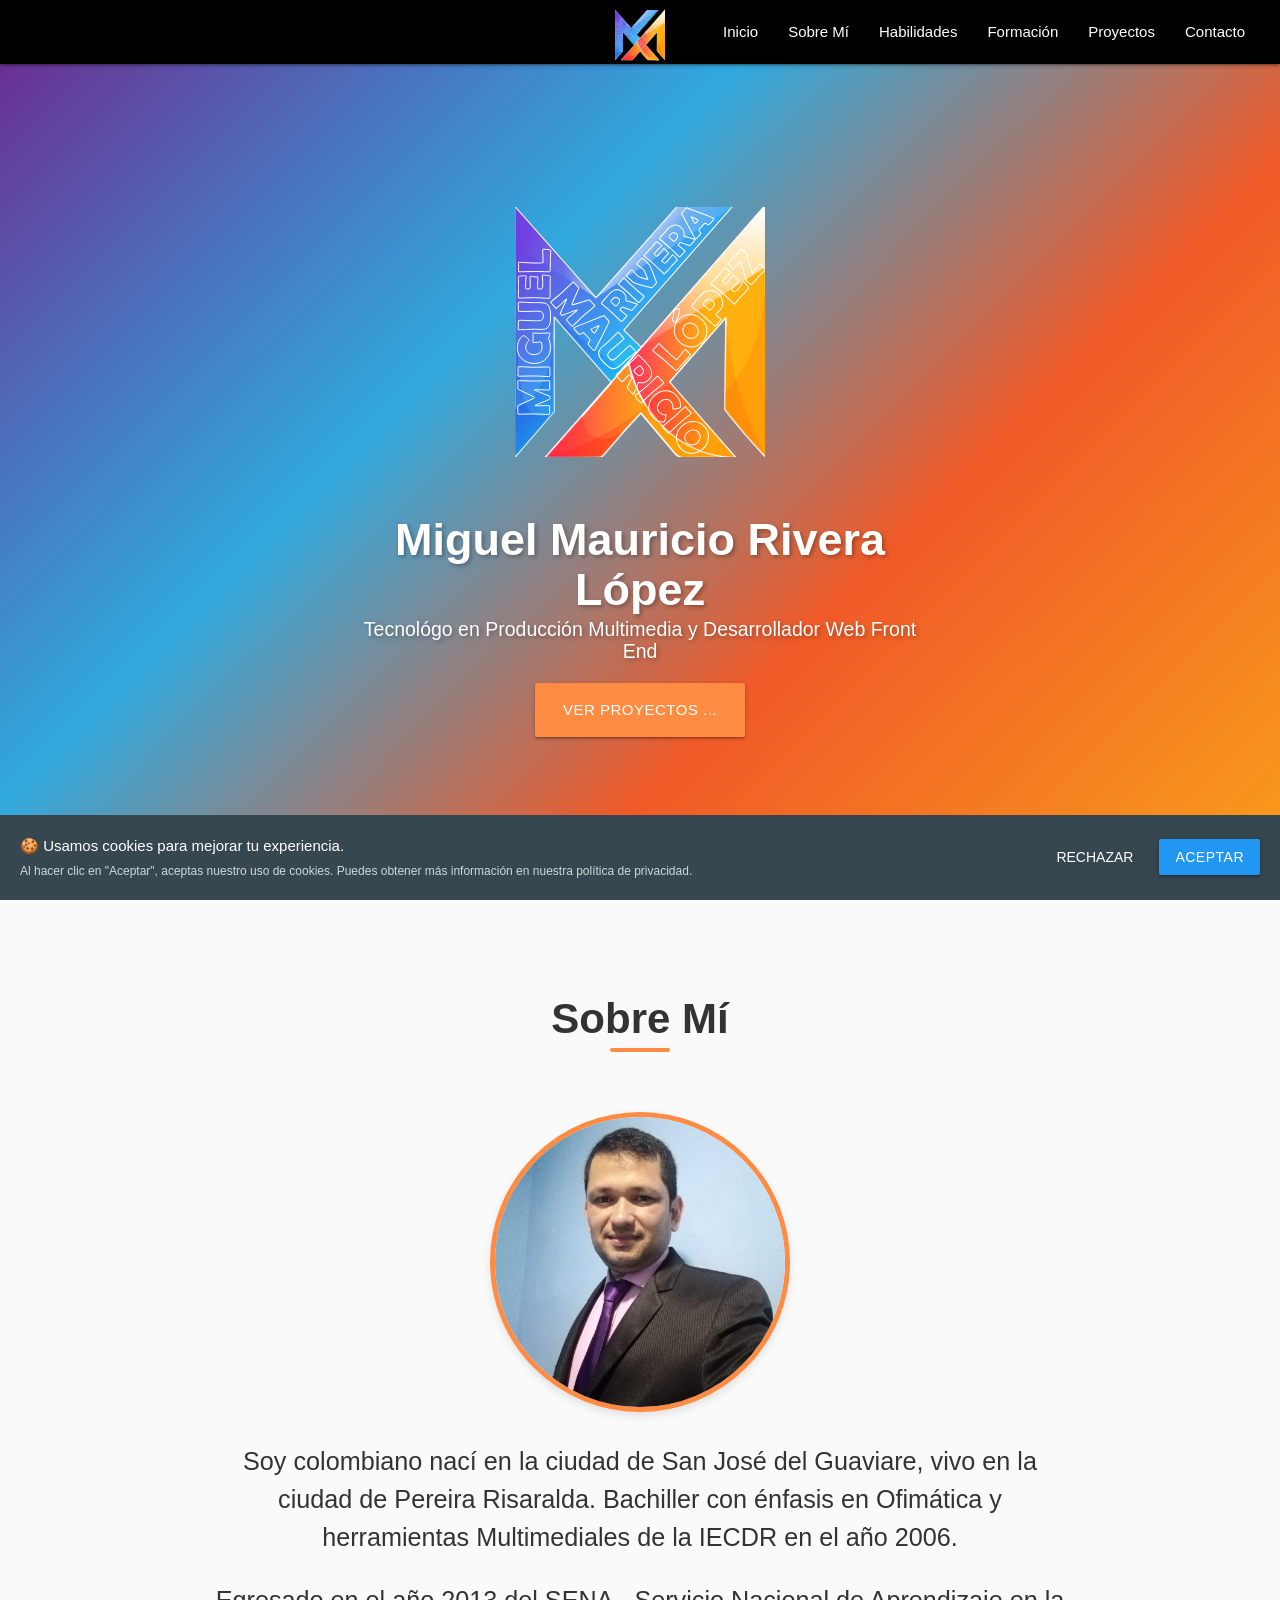
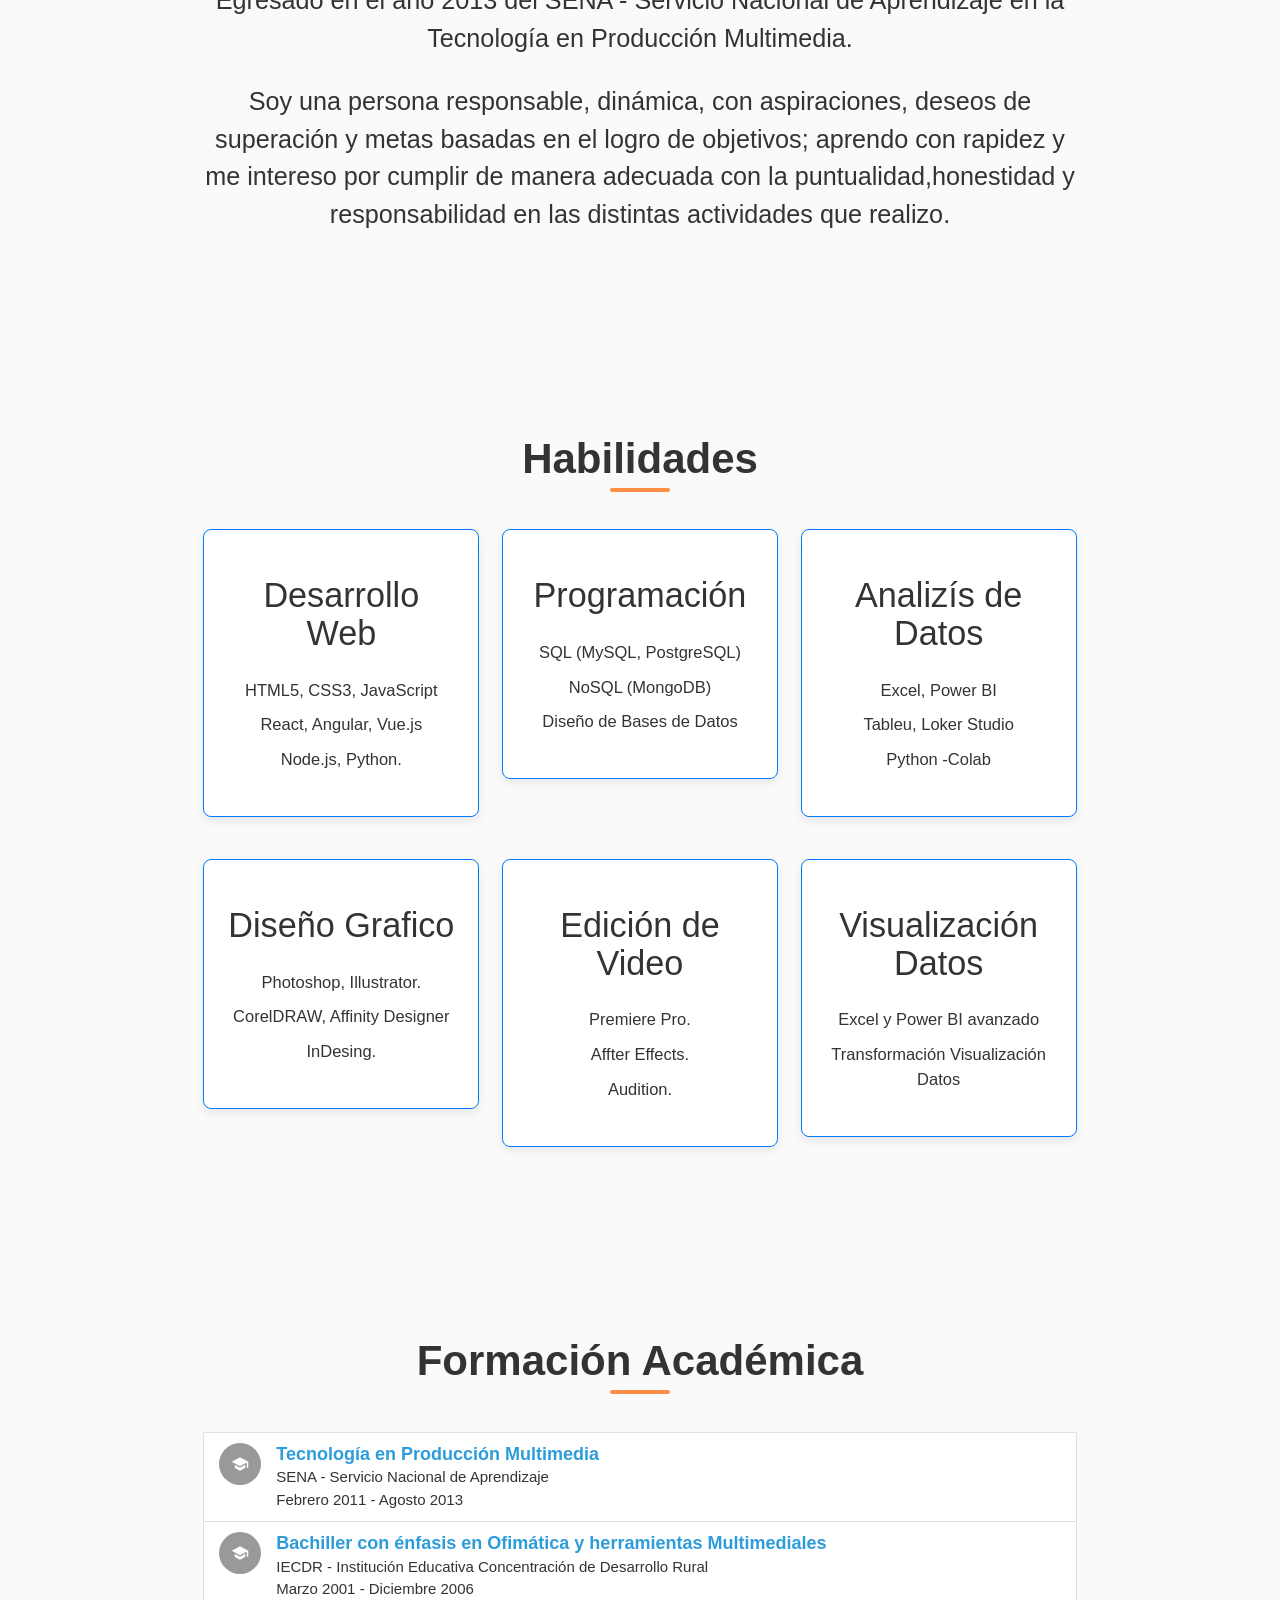
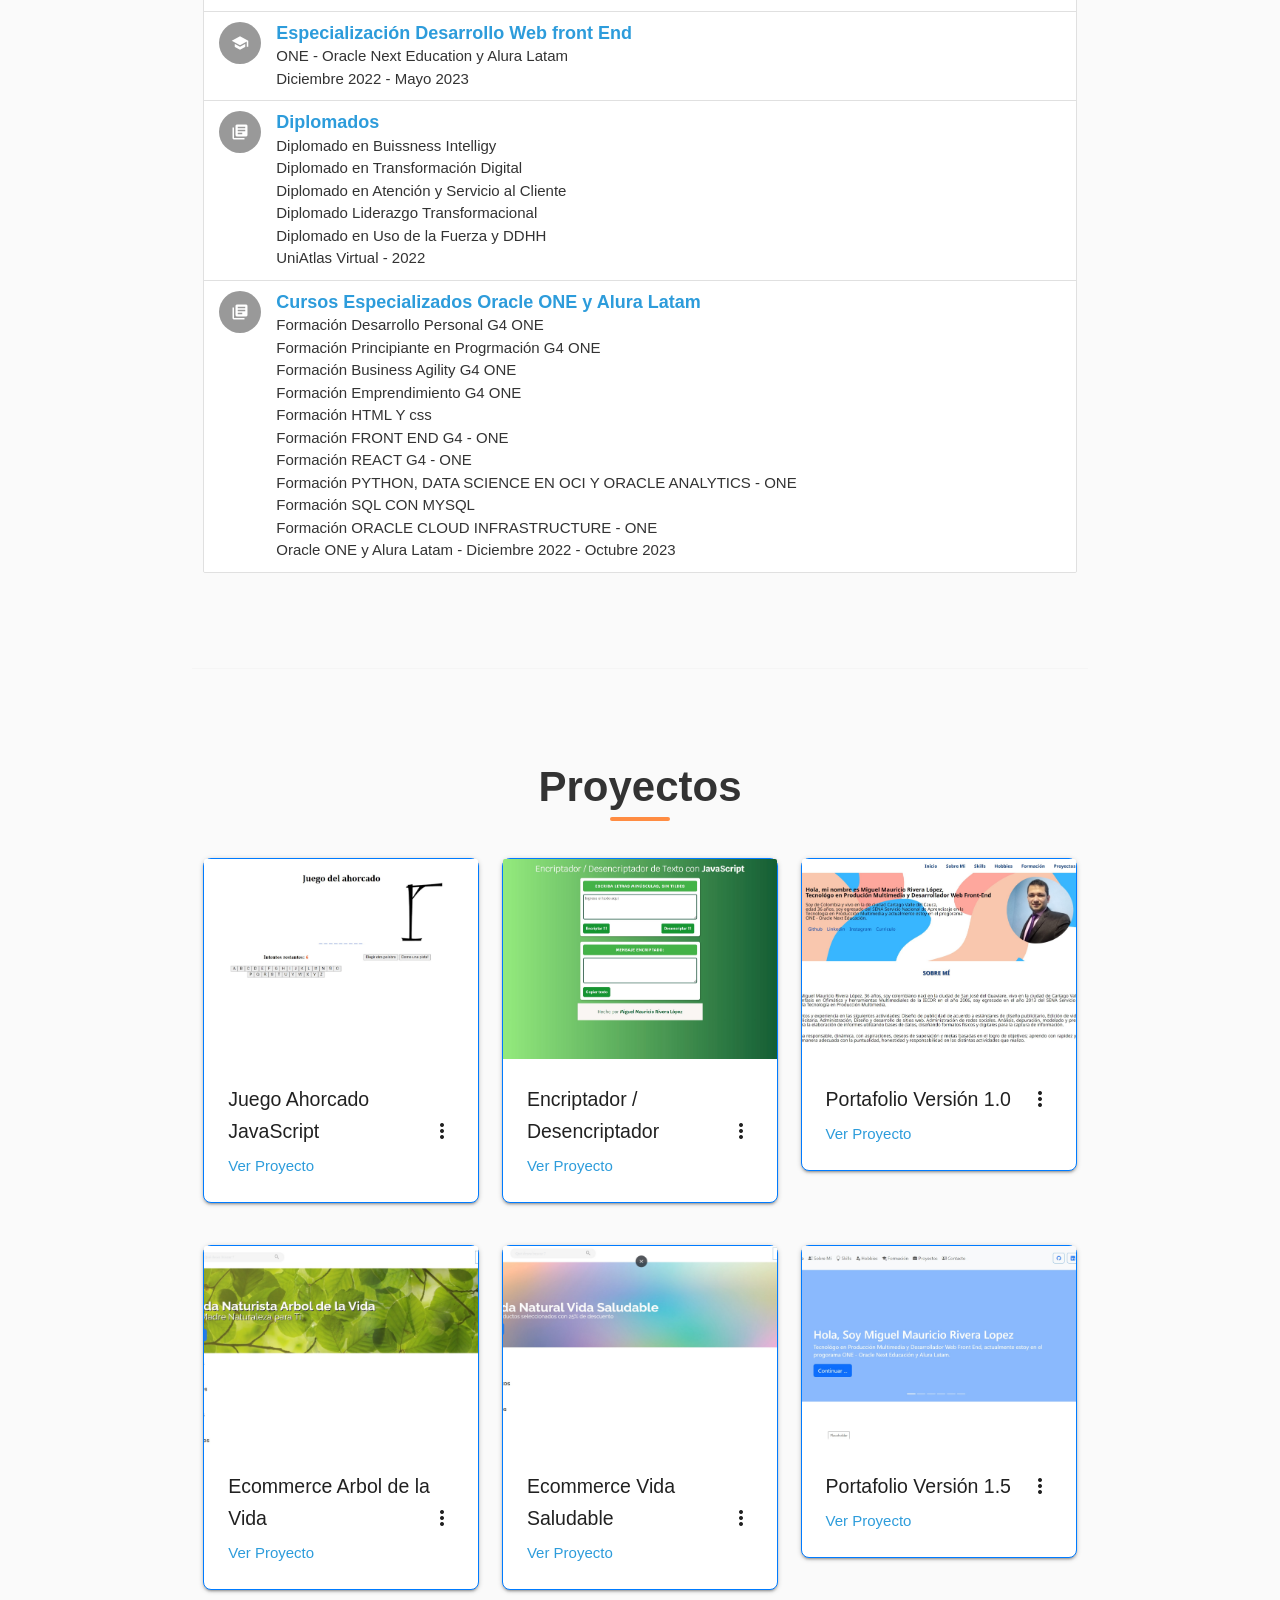
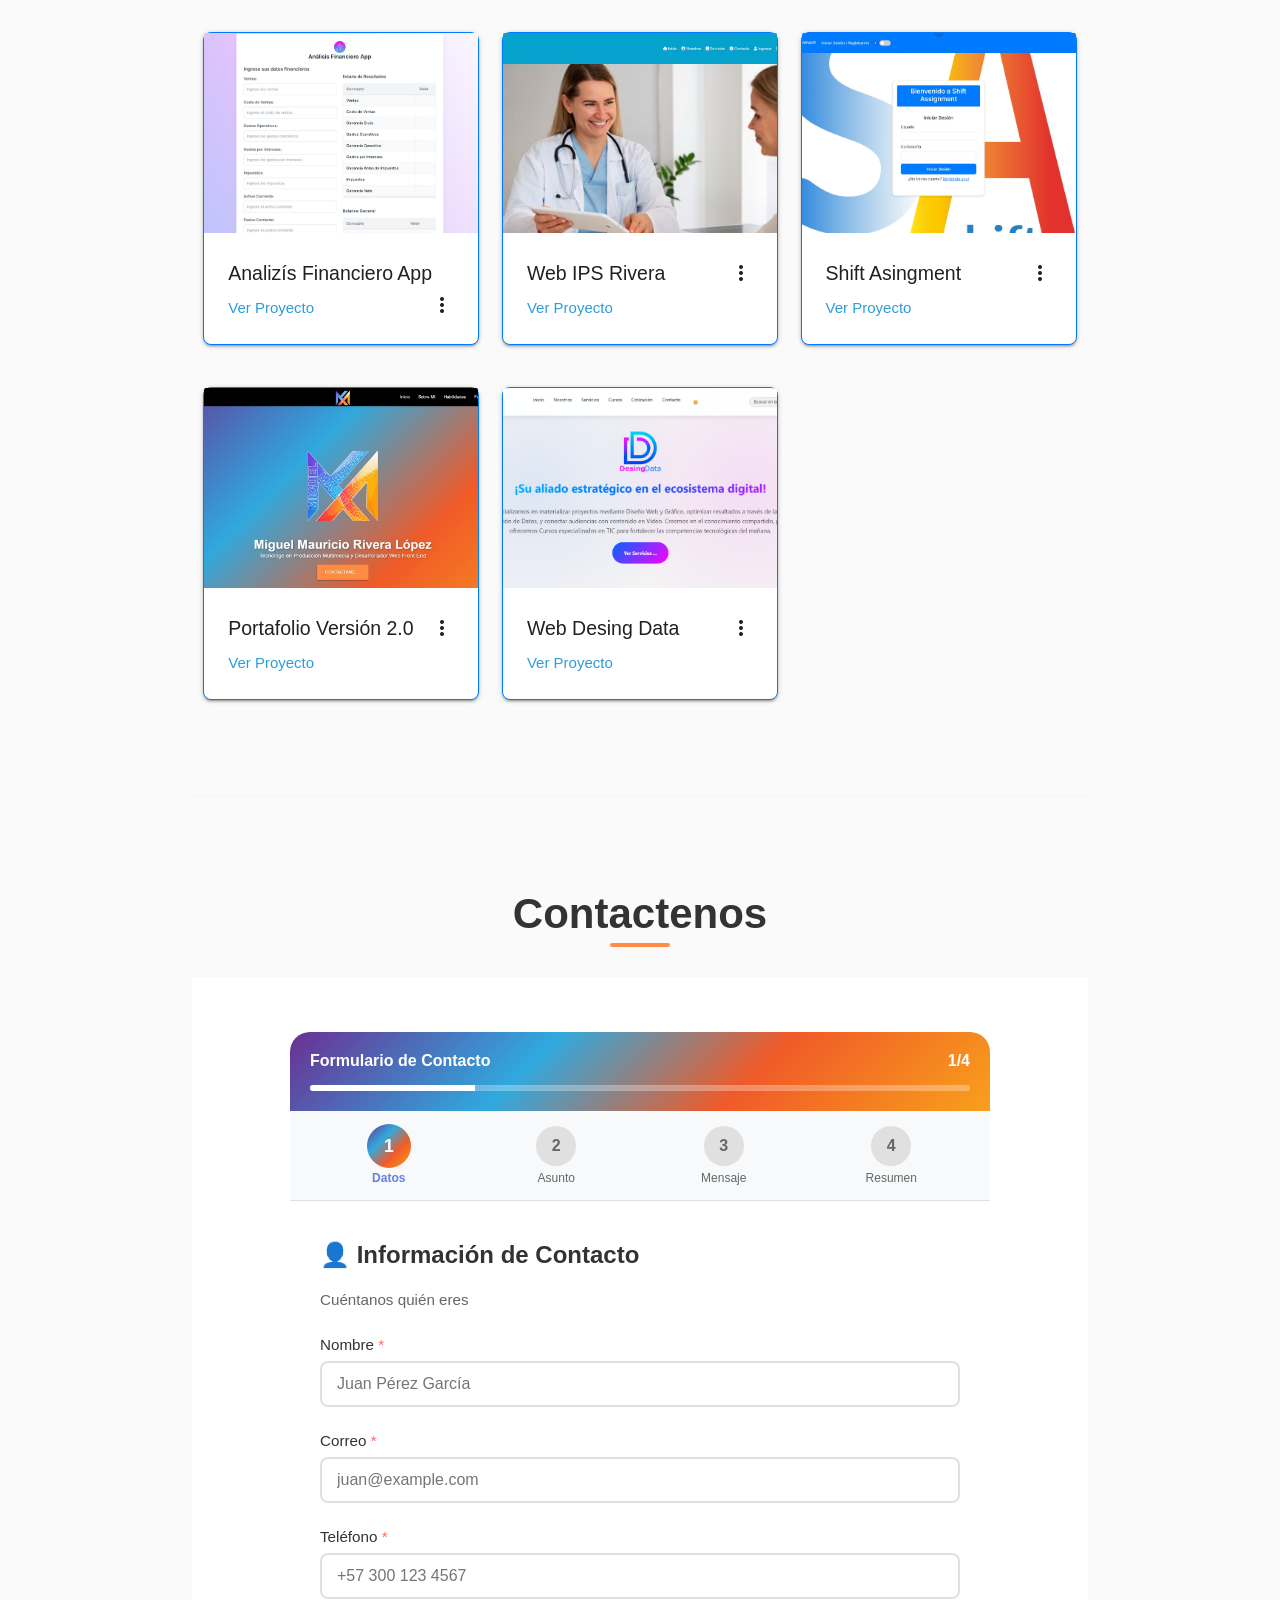
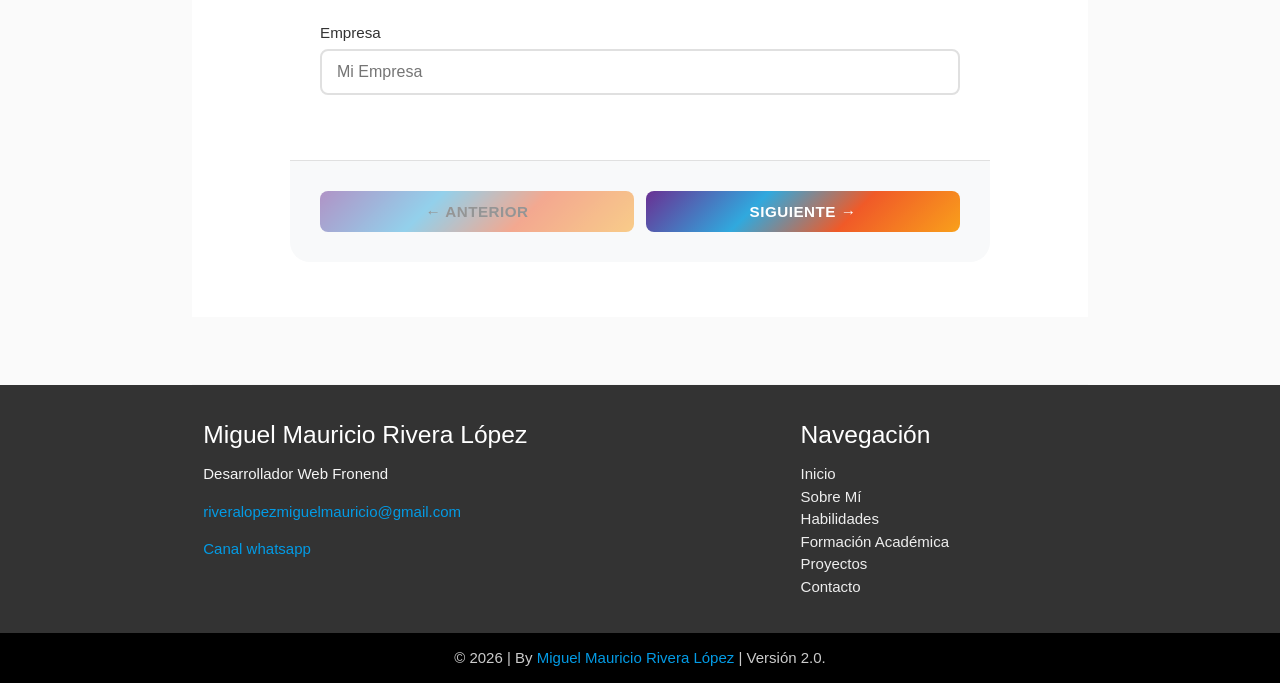
<file: index.html>
<!DOCTYPE html>
<html lang="es">

<head>
  <meta charset="UTF-8">
  <meta name="viewport" content="width=device-width, initial-scale=1.0">
  <title>Miguel Mauricio Rivera López - Desarrollador Web Front End y Multimedia</title>
  <meta name="description"
    content="Portafolio de Miguel Rivera López, Desarrollador Web Front End (HTML5, CSS3, JavaScript, 
    MySQL, PHP, React JS, Angular, Vue.js), Tecnólogo en Producción Multimedia y Analista de Datos. Revisa mis proyectos y habilidades.">
  <meta name="keywords" content="Desarrollador Web Front End, Producción Multimedia, React, Angular, Vue.js, JavaScript, Análisis de Datos, 
    Portafolio Web, Miguel Rivera López, Pereira, Colombia">
  <meta property="og:title" content="Portafolio Miguel Rivera López: Desarrollador Web & Multimedia">
  <meta property="og:description"
    content="Especialista en Desarrollo Web Front End con experiencia en Producción Multimedia y Análisis de Datos.">
  <meta property="og:type" content="website">
  <meta property="og:url" content="https://miguelmauricioriveralopez18686.github.io/mrlPortafolio/">
  <meta property="og:image" content="img/portafolio_3.jpg">
  <link rel="canonical" href="https://miguelmauricioriveralopez18686.github.io/mrlPortafolio/">
  <link rel="icon" href="img/logo-mrl.svg" type="image/x-svg">
  <link rel="stylesheet" href="https://cdnjs.cloudflare.com/ajax/libs/materialize/1.0.0/css/materialize.min.css">
  <link href="https://fonts.googleapis.com/icon?family=Material+Icons" rel="stylesheet">
  <link rel="stylesheet" href="css/styles.css">
  <link rel="manifest" href="manifest.json">
  <!-- Google tag (gtag.js) -->
  <script async src="https://www.googletagmanager.com/gtag/js?id=G-3R7JVWSNSK"></script>
  <script>
    window.dataLayer = window.dataLayer || [];
    function gtag() { dataLayer.push(arguments); }
    gtag('js', new Date());

    gtag('config', 'G-3R7JVWSNSK');
  </script>
  <script id="usercentrics-cmp" src="https://app.usercentrics.eu/browser-ui/latest/loader.js"
    data-settings-id="Uqft5Zy0crGcxm" async></script>
</head>

<body class="grey lighten-5 transition-colors duration-300">

  <nav class="nav-extended custom-navbar">
    <div class="nav-wrapper">
      <a href="index.html" class="brand-logo center">
        <img src="img/logo-mrl.svg" alt="" height="50px" width="50px" class="responsive-img logo-nav">
      </a>
      <a href="#" data-target="mobile-demo" class="sidenav-trigger"><i class="material-icons">menu</i></a>
      <ul id="nav-mobile" class="right hide-on-med-and-down">
        <li><a href="#inicio">Inicio</a></li>
        <li><a href="#sobre-mi">Sobre Mí</a></li>
        <li><a href="#habilidades">Habilidades</a></li>
        <li><a href="#formacion">Formación</a></li>
        <li><a href="#proyectos">Proyectos</a></li>
        <li><a href="#contacto">Contacto</a></li>
      </ul>
    </div>
  </nav>

  <ul class="sidenav" id="mobile-demo">
    <li><a href="#inicio" class="sidenav-close">Inicio</a></li>
    <li><a href="#sobre-mi" class="sidenav-close">Sobre Mí</a></li>
    <li><a href="#habilidades" class="sidenav-close">Habilidades</a></li>
    <li><a href="#formacion" class="sidenav-close">Formación</a></li>
    <li><a href="#proyectos" class="sidenav-close">Proyectos</a></li>
     <li><a href="#contacto" class="sidenav-close">Contacto</a></li>
  </ul>

  <main>
    <section id="inicio" class="valign-wrapper full-height center-align scrollspy">
      <div class="container">
        <div class="row">
          <div class="col s12 m8 offset-m2">
            <img src="img/logo-mrl.svg" class="responsive-img logo-hero">
            <h1 class="white-text">Miguel Mauricio Rivera López</h1>
            <h2 class="white-text">Tecnológo en Producción Multimedia y Desarrollador
              Web Front End</h2>
            <a href="#proyectos" class="btn btn-large waves-effect waves-light custom-button">Ver Proyectos ...</a>
          </div>
        </div>
      </div>
    </section>

    <section id="sobre-mi" class="container section scrollspy">
      <div class="row">
        <div class="col s12 center-align">
          <h2>Sobre Mí</h2><br />
          <img src="img/mi-perfil.jpg" alt="Miguel Mauricio Rivera López" class="responsive-img circle profile-pic">
          <p class="flow-text">Soy colombiano nací en la ciudad de San José del Guaviare, vivo en la ciudad de
            Pereira Risaralda. Bachiller con énfasis en Ofimática y herramientas Multimediales de la IECDR en el año
            2006.</p>
          <p class="flow-text">Egresado en el año 2013 del SENA - Servicio Nacional de Aprendizaje en la
            Tecnología en Producción Multimedia.</p>
          <p class="flow-text">Soy una persona responsable, dinámica, con aspiraciones, deseos de superación y
            metas basadas en el logro de objetivos; aprendo con rapidez y me intereso por cumplir de manera adecuada con
            la
            puntualidad,honestidad y responsabilidad en las distintas actividades que realizo.</p>
        </div>
      </div>
    </section>
    <section id="habilidades" class="container section scrollspy">
      <div class="col s12 center-align">
        <h2>Habilidades</h2>
      </div>
      <div class="row">
        <div class="col s12 m6 l4">
          <div class="card hoverable">
            <div class="card-content center-align">
              <h4>Desarrollo Web</h4>
              <ul>
                <li>HTML5, CSS3, JavaScript</li>
                <li>React, Angular, Vue.js</li>
                <li>Node.js, Python. </li>
              </ul>
            </div>
          </div>
        </div>
        <div class="col s12 m6 l4">
          <div class="card hoverable">
            <div class="card-content center-align">
              <h4>Programación</h4>
              <ul>
                <li>SQL (MySQL, PostgreSQL)</li>
                <li>NoSQL (MongoDB)</li>
                <li>Diseño de Bases de Datos</li>
              </ul>
            </div>
          </div>
        </div>
        <div class="col s12 m6 l4">
          <div class="card hoverable">
            <div class="card-content center-align">
              <h4>Analizís de Datos</h4>
              <ul>
                <li>Excel, Power BI</li>
                <li>Tableu, Loker Studio</li>
                <li>Python -Colab</li>
              </ul>
            </div>
          </div>
        </div>
      </div>
      <div class="row">
        <div class="col s12 m6 l4">
          <div class="card hoverable">
            <div class="card-content center-align">
              <h4>Diseño Grafico</h4>
              <ul>
                <li>Photoshop, Illustrator.</li>
                <li>CorelDRAW, Affinity Designer</li>
                <li>InDesing.</li>
              </ul>
            </div>
          </div>
        </div>
        <div class="col s12 m6 l4">
          <div class="card hoverable">
            <div class="card-content center-align">
              <h4>Edición de Video</h4>
              <ul>
                <li>Premiere Pro.</li>
                <li>Affter Effects.</li>
                <li>Audition.</li>
              </ul>
            </div>
          </div>
        </div>
        <div class="col s12 m6 l4">
          <div class="card hoverable">
            <div class="card-content center-align">
              <h4>Visualización Datos</h4>
              <ul>
                <li>Excel y Power BI avanzado</li>
                <li>Transformación Visualización Datos</li>
              </ul>
            </div>
          </div>
        </div>
      </div>
    </section>
    <section id="formacion" class="container section scrollspy">
      <div class="row">
        <div class="col s12 center-align">
          <h2>Formación Académica</h2>
        </div>
        <div class="col s12">
          <ul class="collection">
            <li class="collection-item avatar">
              <a href="https://drive.google.com/file/d/1L__M5VghotRFWYbLvfWZ1ZxKsXoZjhN_/view?usp=drive_link"
                target="_blank"><i class="material-icons circle custom-icon-background">school</i></a>
              <span class="title">Tecnología en Producción Multimedia</span>
              <p>SENA - Servicio Nacional de Aprendizaje<br>
                Febrero 2011 - Agosto 2013</p>
            </li>
            <li class="collection-item avatar">
              <a href="https://drive.google.com/file/d/18nIywxWLn3ymVhVEn-qh-kM4IIiWdpQF/view?usp=drive_link"
                target="_blank"><i class="material-icons circle custom-icon-background">school</i></a>
              <span class="title">Bachiller con énfasis en Ofimática y herramientas Multimediales</span>
              <p>IECDR - Institución Educativa Concentración de Desarrollo Rural<br>
                Marzo 2001 - Diciembre 2006</p>
            </li>
            <li class="collection-item avatar">
              <a href="https://drive.google.com/file/d/1Sb79wJby-Zj_BprAJA0n4VRI30UiiRL-/view?usp=drive_link"
                target="_blank"><i class="material-icons circle custom-icon-background">school</i></a>
              <span class="title">Especialización Desarrollo Web front End</span>
              <p>ONE - Oracle Next Education y Alura Latam<br>
                Diciembre 2022 - Mayo 2023</p>
            </li>
            <li class="collection-item avatar">
              <a href="https://drive.google.com/drive/folders/1wc8i9ec3j_4qQXH3RfAzV8HZiaf-XWFz?usp=drive_link"
                target="_blank"><i class="material-icons circle custom-icon-background">library_books</i></a>
              <span class="title">Diplomados </span>
              <p>Diplomado en Buissness Intelligy</p>
              <p>Diplomado en Transformación Digital</p>
              <p>Diplomado en Atención y Servicio al Cliente</p>
              <p>Diplomado Liderazgo Transformacional</p>
              <p>Diplomado en Uso de la Fuerza y DDHH</p>
              <p>UniAtlas Virtual - 2022</p>
            </li>
            <li class="collection-item avatar">
              <a href="https://app.aluracursos.com/user/miguelmauricioriveralopez/fullCertificate/0ea91d8b9f6843a573dbdf1c0a833999"
                target="_blank"><i class="material-icons circle custom-icon-background">library_books</i></a>
              <span class="title">Cursos Especializados Oracle ONE y Alura Latam</span>
              <p>Formación Desarrollo Personal G4 ONE<br>
              <p>Formación Principiante en Progrmación G4 ONE<br>
              <p>Formación Business Agility G4 ONE<br>
              <p>Formación Emprendimiento G4 ONE<br>
              <p>Formación HTML Y css<br>
              <p>Formación FRONT END G4 - ONE<br>
              <p>Formación REACT G4 - ONE<br>
              <p>Formación PYTHON, DATA SCIENCE EN OCI Y ORACLE ANALYTICS - ONE<br>
              <p>Formación SQL CON MYSQL<br>
              <p>Formación ORACLE CLOUD INFRASTRUCTURE - ONE<br>
                Oracle ONE y Alura Latam - Diciembre 2022 - Octubre 2023</p>
            </li>
          </ul>
        </div>
      </div>
    </section>
    <section id="proyectos" class="container section scrollspy">
      <div class="col s12 center-align">
        <h2>Proyectos</h2>
      </div>
      <div class="row">
        <div class="col s12 m6 l4">
          <div class="card hoverable">
            <div class="card-image waves-effect waves-block waves-light">
              <img class="activator" src="img/juegoAhorcado.jpg" alt="Proyecto 1">
            </div>
            <div class="card-content">
              <span class="card-title activator grey-text text-darken-4">Juego Ahorcado JavaScript<i
                  class="material-icons right">more_vert</i></span>
              <p><a href="https://miguelmauricioriveralopez18686.github.io/juego-ahorcado/" target="_blank">Ver
                  Proyecto</a></p>
            </div>
            <div class="card-reveal">
              <span class="card-title grey-text text-darken-4">Juego Ahorcado JavaScript<i
                  class="material-icons right">close</i></span>
              <p>Juego JavaScript con JavaScript</p>
              <ul>
                <li>Tecnologías: HTML, CSS, JavaScript</li>
                <li>Link: <a href="https://github.com/MiguelMauricioRiveralopez18686/juego-ahorcado"
                    target="_blank">Enlace al proyecto (GitHub)</a></li>
              </ul>
            </div>
          </div>
        </div>
        <div class="col s12 m6 l4">
          <div class="card hoverable">
            <div class="card-image waves-effect waves-block waves-light">
              <img class="activator" src="img/encriptador.jpg" alt="Proyecto 2">
            </div>
            <div class="card-content">
              <span class="card-title activator grey-text text-darken-4">Encriptador / Desencriptador
                <i class="material-icons right">more_vert</i></span>
              <p><a href="https://miguelmauricioriveralopez18686.github.io/encriptador-texto/" target="_blank">Ver
                  Proyecto</a></p>
            </div>
            <div class="card-reveal">
              <span class="card-title grey-text text-darken-4">Encriptador / Desencriptador de Texto<i
                  class="material-icons right">close</i></span>
              <p>Pequeña aplicación que Encriptador / Desencriptador de Texto con JavaScript</p>
              <ul>
                <li>Tecnologías: HTML, CSS, JavaScript</li>
                <li>Link: <a href="https://github.com/MiguelMauricioRiveralopez18686/encriptador-texto"
                    target="_blank">Enlace al proyecto (GitHub)</a></li>
              </ul>
            </div>
          </div>
        </div>
        <div class="col s12 m6 l4">
          <div class="card hoverable">
            <div class="card-image waves-effect waves-block waves-light">
              <img class="activator" src="img/portafolio_1.jpg" alt="Proyecto 3">
            </div>
            <div class="card-content">
              <span class="card-title activator grey-text text-darken-4">Portafolio Versión 1.0
                <i class="material-icons right">more_vert</i></span>
              <p><a href="https://miguelmauricioriveralopez18686.github.io/portafolio/" target="_blank">Ver Proyecto</a>
              </p>
            </div>
            <div class="card-reveal">
              <span class="card-title grey-text text-darken-4">Portafolio Versión 1.0
                <i class="material-icons right">close</i></span>
              <p>Portafolio Web con html5 y css3 sencilo en la Versión 1.0</p>
              <ul>
                <li>Tecnologías: HTML, CSS, JavaScript</li>
                <li>Link: <a href="https://github.com/MiguelMauricioRiveralopez18686/portafolio" target="_blank">Enlace
                    al proyecto (GitHub)</a></li>
              </ul>
            </div>
          </div>
        </div>
      </div>
      <div class="row">
        <div class="col s12 m6 l4">
          <div class="card hoverable">
            <div class="card-image waves-effect waves-block waves-light">
              <img class="activator" src="img/tnarbolvida.jpg" alt="Proyecto 2">
            </div>
            <div class="card-content">
              <span class="card-title activator grey-text text-darken-4">Ecommerce Arbol de la Vida
                <i class="material-icons right">more_vert</i></span>
              <p><a href="https://miguelmauricioriveralopez18686.github.io/arbolvida/" target="_blank">Ver Proyecto</a>
              </p>
            </div>
            <div class="card-reveal">
              <span class="card-title grey-text text-darken-4">Ecommerce Arbol de la Vida
                <i class="material-icons right">close</i></span>
              <p>Ecommerce Tienda Naturista Arbol de la Vida CRUD con JavaScript</p>
              <ul>
                <li>Tecnologías: HTML, CSS, JavaScript</li>
                <li>Link: <a href="https://github.com/MiguelMauricioRiveralopez18686/arbolvida" target="_blank">Enlace
                    al proyecto (GitHub)</a></li>
              </ul>
            </div>
          </div>
        </div>
        <div class="col s12 m6 l4">
          <div class="card hoverable">
            <div class="card-image waves-effect waves-block waves-light">
              <img class="activator" src="img/tnvidasaludable.jpg" alt="Proyecto 3">
            </div>
            <div class="card-content">
              <span class="card-title activator grey-text text-darken-4">Ecommerce Vida Saludable
                <i class="material-icons right">more_vert</i></span>
              <p><a href="https://miguelmauricioriveralopez18686.github.io/tiendanaturalvidasaludable/"
                  target="_blank">Ver Proyecto</a></p>
            </div>
            <div class="card-reveal">
              <span class="card-title grey-text text-darken-4">Ecommerce Vida Saludable
                <i class="material-icons right">close</i></span>
              <p>Ecommerce Tienda Naturista Vida Saludable CRUD con JavaScript</p>
              <ul>
                <li>Tecnologías: HTML, CSS, JavaScript</li>
                <li>Link: <a href="https://github.com/MiguelMauricioRiveralopez18686/tiendanaturalvidasaludable"
                    target="_blank">Enlace al proyecto (GitHub)</a></li>
              </ul>
            </div>
          </div>
        </div>
        <div class="col s12 m6 l4">
          <div class="card hoverable">
            <div class="card-image waves-effect waves-block waves-light">
              <img class="activator" src="img/portafolio_2.jpg" alt="Proyecto 1">
            </div>
            <div class="card-content">
              <span class="card-title activator grey-text text-darken-4">Portafolio Versión 1.5
                <i class="material-icons right">more_vert</i></span>
              <p><a href="https://miguelmauricioriveralopez18686.github.io/portafolio-nuevaPropuesta/"
                  target="_blank">Ver Proyecto</a></p>
            </div>
            <div class="card-reveal">
              <span class="card-title grey-text text-darken-4">Portafolio Versión 1.5
                <i class="material-icons right">close</i></span>
              <p>Portafolio Web con html5 y css3 Boopstrap en la Versión 1.5</p>
              <ul>
                <li>Tecnologías: HTML, CSS, JavaScript</li>
                <li>Link: <a href="https://github.com/MiguelMauricioRiveralopez18686/portafolio-nuevaPropuesta"
                    target="_blank">Enlace al proyecto (GitHub)</a></li>
              </ul>
            </div>
          </div>
        </div>
      </div>
      <div class="row">
        <div class="col s12 m6 l4">
          <div class="card hoverable">
            <div class="card-image waves-effect waves-block waves-light">
              <img class="activator" src="img/finanzas-app.jpg" alt="Proyecto 2">
            </div>
            <div class="card-content">
              <span class="card-title activator grey-text text-darken-4">Analizís Financiero App
                <i class="material-icons right">more_vert</i></span>
              <p><a href="https://miguelmauricioriveralopez18686.github.io/finanzasapp/" target="_blank">Ver
                  Proyecto</a></p>
            </div>
            <div class="card-reveal">
              <span class="card-title grey-text text-darken-4">Analizís Financiero App
                <i class="material-icons right">close</i></span>
              <p>Aplicación para calcular el balance general, estado de resultados e indicadores financieros haciendo un
                analizis con gráfica.</p>
              <ul>
                <li>Tecnologías: HTML, CSS, JavaScript</li>
                <li>Link: <a href="https://github.com/MiguelMauricioRiveralopez18686/finanzasapp" target="_blank">Enlace
                    al proyecto (GitHub)</a></li>
              </ul>
            </div>
          </div>
        </div>
        <div class="col s12 m6 l4">
          <div class="card hoverable">
            <div class="card-image waves-effect waves-block waves-light">
              <img class="activator" src="img/ips-rivera.jpg" alt="Proyecto 3">
            </div>
            <div class="card-content">
              <span class="card-title activator grey-text text-darken-4">Web IPS Rivera
                <i class="material-icons right">more_vert</i></span>
              <p><a href="https://miguelmauricioriveralopez18686.github.io/ipsrivera/" target="_blank">Ver Proyecto</a>
              </p>
            </div>
            <div class="card-reveal">
              <span class="card-title grey-text text-darken-4">Web IPS Rivera
                <i class="material-icons right">close</i></span>
              <p>Aplicación en Html5, Css3 y JavaScript pensada para gestión de datos de una IPS.</p>
              <ul>
                <li>Tecnologías: HTML, CSS, JavaScript</li>
                <li>Link: <a href="https://github.com/MiguelMauricioRiveralopez18686/ipsrivera" target="_blank">Enlace
                    al proyecto (GitHub)</a></li>
              </ul>
            </div>
          </div>
        </div>
        <div class="col s12 m6 l4">
          <div class="card hoverable">
            <div class="card-image waves-effect waves-block waves-light">
              <img class="activator" src="img/shift-asingment.jpg" alt="Proyecto 1">
            </div>
            <div class="card-content">
              <span class="card-title activator grey-text text-darken-4">Shift Asingment
                <i class="material-icons right">more_vert</i></span>
              <p><a href="https://miguelmauricioriveralopez18686.github.io/shiftassignment/" target="_blank">Ver
                  Proyecto</a></p>
            </div>
            <div class="card-reveal">
              <span class="card-title grey-text text-darken-4">Shift Asingment
                <i class="material-icons right">close</i></span>
              <p>Aplicación para la Asignación de Personal a Turnos en una Clínica u Hospital</p>
              <ul>
                <li>Tecnologías: HTML, CSS, JavaScript</li>
                <li>Link: <a href="https://github.com/MiguelMauricioRiveralopez18686/shiftassignment"
                    target="_blank">Enlace al proyecto (GitHub)</a></li>
              </ul>
            </div>
          </div>
        </div>
      </div>
      <div class="row">
        <div class="col s12 m6 l4">
          <div class="card hoverable">
            <div class="card-image waves-effect waves-block waves-light">
              <img class="activator" src="img/portafolio_3.jpg" alt="Proyecto 1">
            </div>
            <div class="card-content">
              <span class="card-title activator grey-text text-darken-4">Portafolio Versión 2.0
                <i class="material-icons right">more_vert</i></span>
              <p><a href="https://miguelmauricioriveralopez18686.github.io/mrlPortafolio/" target="_blank">Ver
                  Proyecto</a></p>
            </div>
            <div class="card-reveal">
              <span class="card-title grey-text text-darken-4">Portafolio Nueva Versión 2.0
                <i class="material-icons right">close</i></span>
              <p>Portafolio Web Nueva Versión 2.0 con html5 y css3 Frameword Materialize.</p>
              <ul>
                <li>Tecnologías: HTML, CSS, JavaScript</li>
                <li>Link: <a href="https://github.com/MiguelMauricioRiveralopez18686/mrlPortafolio"
                    target="_blank">Enlace al proyecto (GitHub)</a></li>
              </ul>
            </div>
          </div>
        </div>
        <div class="col s12 m6 l4">
          <div class="card hoverable">
            <div class="card-image waves-effect waves-block waves-light">
              <img class="activator" src="img/desingdata.png" alt="Proyecto 1">
            </div>
            <div class="card-content">
              <span class="card-title activator grey-text text-darken-4">Web Desing Data 
                <i class="material-icons right">more_vert</i></span>
              <p><a href="https://desingdata.github.io/desingdata/" target="_blank">Ver
                  Proyecto</a></p>
            </div>
            <div class="card-reveal">
              <span class="card-title grey-text text-darken-4">Web Desing Data  1.0
                <i class="material-icons right">close</i></span>
              <p>Web Desing Data  1.0 con html5 y css3 Frameword Materialize.</p>
              <ul>
                <li> Tecnologías: HTML, CSS, JavaScript</li>
                <li>Link: <a href="https://github.com/desingdata/desingdata"
                    target="_blank">Enlace al proyecto (GitHub)</a></li>
              </ul>
            </div>
          </div>
        </div>
      </div>
    </section>
    <section id="contacto" class="container section scrollspy">
      <div class="col s12 center-align">
        <h2>Contactenos</h2>
        <iframe src="contacto/index.html" 
            style="height: 940px; width: 100%; margin: auto;" frameborder="0" marginheight="0" marginwidth="0">Cargando…</iframe>
      </div>
    </section>
  </main>
  <footer  class="page-footer custom-footer" id="footer">
    <div class="container">
      <div class="row">
        <div class="col l6 s12">
          <h5 class="white-text">Miguel Mauricio Rivera López</h5>
          <p class="grey-text text-lighten-4">Desarrollador Web Fronend</p>
          <p class="grey-text text-lighten-4"><a href="mailto:riveralopezmiguelmauricio@gmail.com"
              target="_blank">riveralopezmiguelmauricio@gmail.com</a></p>
          <p class="grey-text text-lighten-4"><a href="https://www.whatsapp.com/channel/0029Vb7Sc7IAojYpgBWbIb2F" target="_blank">Canal whatsapp</a>
          </p>
        </div>
        <div class="col l4 offset-l2 s12">
          <h5 class="white-text">Navegación</h5>
          <ul>
            <li><a class="grey-text text-lighten-3" href="#inicio">Inicio</a></li>
            <li><a class="grey-text text-lighten-3" href="#sobre-mi">Sobre Mí</a></li>
            <li><a class="grey-text text-lighten-3" href="#habilidades">Habilidades</a></li>
            <li><a class="grey-text text-lighten-3" href="#formacion">Formación Académica</a></li>
            <li><a class="grey-text text-lighten-3" href="#proyectos">Proyectos</a></li>
            <li><a class="grey-text text-lighten-3" href="#contacto">Contacto</a></li>
          </ul>
        </div>
      </div>
    </div>
    <div class="footer-copyright">
      <div class="container center-align">
        © 2026 | By <a href="https://miguelmauricioriveralopez18686.github.io/mrlPortafolio/" target="_blank"> Miguel
          Mauricio Rivera López</a> | Versión 2.0.
      </div>
    </div>
  </footer>
  <a href="#" id="scroll-to-top" class="btn-floating btn-large waves-effect waves-light custom-button">
    <i class="material-icons">arrow_upward</i>
  </a>
  <!-- Banner de Consentimiento de Cookies -->
  <div id="cookie-banner" class="blue-grey darken-3 white-text">
    <div class="cookie-text">
      <p class="main-text">🍪 Usamos cookies para mejorar tu experiencia.</p>
      <p class="sub-text">Al hacer clic en "Aceptar", aceptas nuestro uso de cookies. Puedes obtener más información en
        nuestra política de privacidad.</p>
    </div>
    <div class="cookie-actions">
      <button id="decline-cookies" class="btn-flat waves-effect waves-light white-text">
        Rechazar
      </button>
      <button id="accept-cookies" class="btn waves-effect waves-light blue">
        Aceptar
      </button>
    </div>
  </div>
  <script src="https://cdnjs.cloudflare.com/ajax/libs/materialize/1.0.0/js/materialize.min.js"></script>
  <script src="js/script.js"></script>
  <script>
    // Registra el Service Worker
    if ('serviceWorker' in navigator) {
      window.addEventListener('load', () => {
        navigator.serviceWorker.register('https://miguelmauricioriveralopez18686.github.io/mrlPortafolio/service-worker.js')
          .then(registration => {
            console.log('Service Worker registrado con éxito:', registration.scope);
          })
          .catch(error => {
            console.error('Fallo el registro del Service Worker:', error);
          });
      });
    }
  </script>
  <script>
    document.addEventListener('DOMContentLoaded', () => {
      const COOKIE_NAME = 'cookie_consent';
      const cookieBanner = document.getElementById('cookie-banner');
      const acceptButton = document.getElementById('accept-cookies');
      const declineButton = document.getElementById('decline-cookies');

      // --- Funciones auxiliares para manejar cookies ---

      /**
       * Crea una cookie.
       * @param {string} name - El nombre de la cookie.
       * @param {string} value - El valor de la cookie.
       * @param {number} days - El número de días que la cookie debe ser válida.
       */
      function setCookie(name, value, days) {
        let expires = "";
        if (days) {
          const date = new Date();
          date.setTime(date.getTime() + (days * 24 * 60 * 60 * 1000));
          expires = "; expires=" + date.toUTCString();
        }
        document.cookie = name + "=" + (value || "") + expires + "; path=/; SameSite=Lax";
      }

      /**
       * Obtiene el valor de una cookie por su nombre.
       * @param {string} name - El nombre de la cookie a buscar.
       * @returns {string|null} - El valor de la cookie o null si no se encuentra.
       */
      function getCookie(name) {
        const nameEQ = name + "=";
        const ca = document.cookie.split(';');
        for (let i = 0; i < ca.length; i++) {
          let c = ca[i];
          while (c.charAt(0) === ' ') c = c.substring(1, c.length);
          if (c.indexOf(nameEQ) === 0) return c.substring(nameEQ.length, c.length);
        }
        return null;
      }

      // --- Lógica del banner ---

      /**
       * Oculta el banner de cookies.
       */
      function hideBanner() {
        cookieBanner.style.transform = 'translateY(100%)';
      }

      /**
       * Muestra el banner de cookies.
       */
      function showBanner() {
        cookieBanner.style.transform = 'translateY(0)';
      }

      // Evento para el botón de aceptar
      acceptButton.addEventListener('click', () => {
        // Guarda la preferencia del usuario por 1 año
        setCookie(COOKIE_NAME, 'accepted', 365);
        hideBanner();
        console.log('Consentimiento de cookies aceptado.');
        // Aquí podrías inicializar los scripts que dependen de las cookies (ej. Google Analytics)
      });

      // Evento para el botón de rechazar
      declineButton.addEventListener('click', () => {
        // Guarda la preferencia del usuario por 1 año
        setCookie(COOKIE_NAME, 'declined', 365);
        hideBanner();
        console.log('Consentimiento de cookies rechazado.');
      });

      // Comprueba si la cookie de consentimiento ya existe al cargar la página
      if (!getCookie(COOKIE_NAME)) {
        // Si no existe, muestra el banner
        setTimeout(showBanner, 500); // Pequeño retraso para que aparezca suavemente
      } else {
        console.log('El usuario ya ha dado su consentimiento de cookies: ' + getCookie(COOKIE_NAME));
      }
    });
  </script>
</body>
</html>
</file>
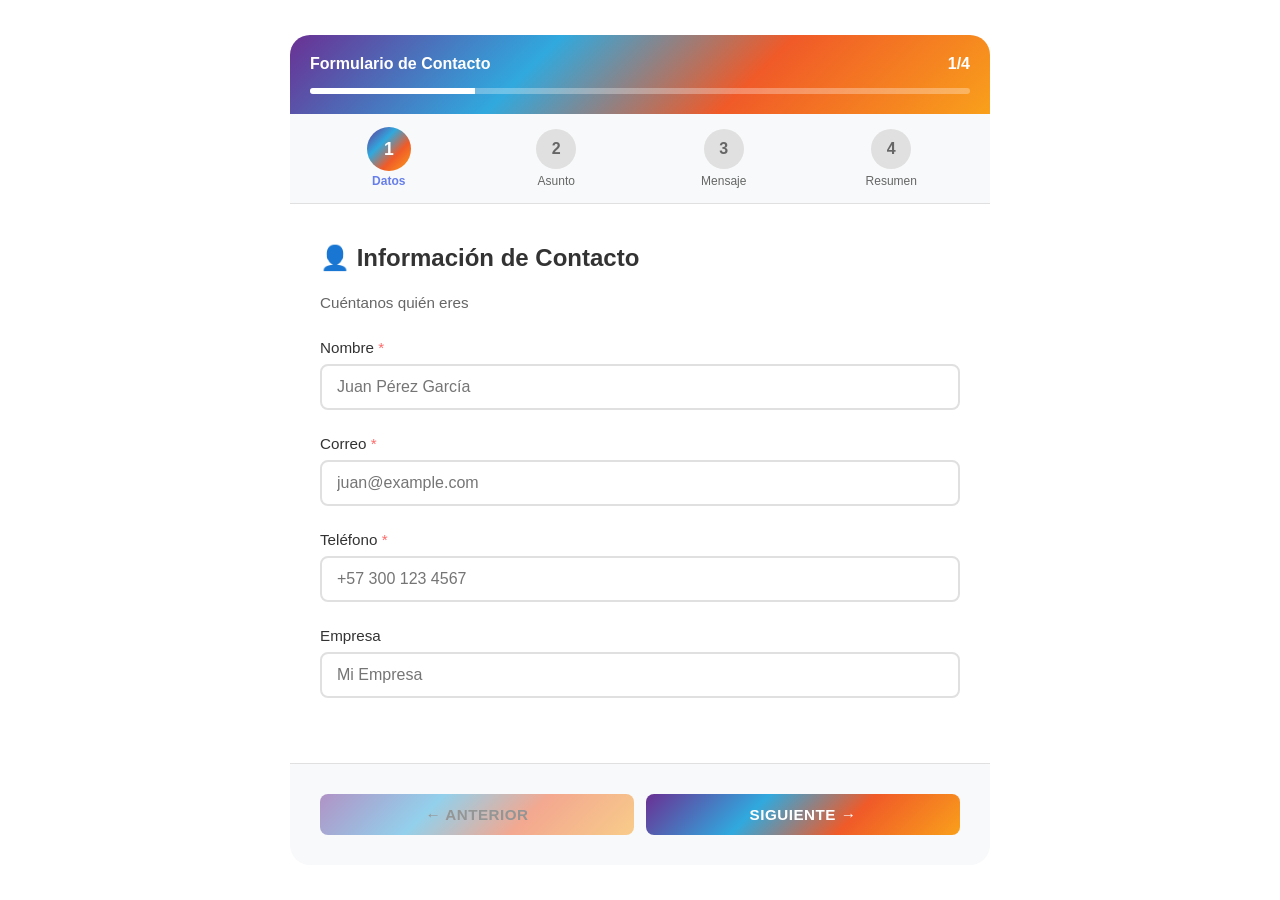
<file: contacto/index.html>
<!DOCTYPE html>
<html lang="es">

<head>
    <meta charset="UTF-8">
    <meta name="viewport" content="width=device-width, initial-scale=1.0">
    <title>Formulario de Contacto | Miguel Mauricio Rivera López - Desarrollador Web Front End y Multimedia</title>
    <meta name="description" content="Portafolio de Miguel Rivera López, Desarrollador Web Front End (HTML5, CSS3, JavaScript, 
    MySQL, PHP, React JS, Angular, Vue.js), Tecnólogo en Producción Multimedia y Analista de Datos. Revisa mis proyectos y habilidades.">
    <meta property="og:image" content="https://miguelmauricioriveralopez18686.github.io/mrlPortafolio/contacto/img/contacto_portafolio.png">
    <link rel="icon" href="../img/logo-mrl.svg"  type="image/png">
    <style>
        @import url('./css/styles.css');
    </style>
</head>

<body>
    <div class="container">
        <div class="progress-container">
            <div class="progress-header">
                <div>Formulario de Contacto</div>
                <div><span id="currentStep">1</span>/4</div>
            </div>
            <div class="progress-bar">
                <div class="progress-fill" id="progressFill"></div>
            </div>
        </div>

        <div class="step-indicator">
            <div class="step active" data-step="1">
                <div class="step-circle">1</div>
                <div class="step-label">Datos</div>
            </div>
            <div class="step" data-step="2">
                <div class="step-circle">2</div>
                <div class="step-label">Asunto</div>
            </div>
            <div class="step" data-step="3">
                <div class="step-circle">3</div>
                <div class="step-label">Mensaje</div>
            </div>
            <div class="step" data-step="4">
                <div class="step-circle">4</div>
                <div class="step-label">Resumen</div>
            </div>
        </div>

        <form id="contactForm">
            <div class="form-container">
                <!-- PASO 1 -->
                <div class="form-step active" data-step="1">
                    <div class="step-title">👤 Información de Contacto</div>
                    <div class="step-subtitle">Cuéntanos quién eres</div>
                    <div class="form-group"><label for="nombre">Nombre <span class="required">*</span></label><input
                            type="text" id="nombre" placeholder="Juan Pérez García" required>
                        <div class="field-error" id="error-nombre">⚠ Mínimo 3 caracteres</div>
                    </div>
                    <div class="form-group"><label for="email">Correo <span class="required">*</span></label><input
                            type="email" id="email" placeholder="juan@example.com" required>
                        <div class="field-error" id="error-email">⚠ Email inválido</div>
                    </div>
                    <div class="form-group"><label for="telefono">Teléfono <span class="required">*</span></label><input
                            type="tel" id="telefono" placeholder="+57 300 123 4567" required>
                        <div class="field-error" id="error-telefono">⚠ Mínimo 7 dígitos</div>
                    </div>
                    <div class="form-group"><label for="empresa">Empresa</label><input type="text" id="empresa"
                            placeholder="Mi Empresa"></div>
                </div>

                <!-- PASO 2 -->
                <div class="form-step" data-step="2">
                    <div class="step-title">📌 Asunto</div>
                    <div class="step-subtitle">¿Cuál es el motivo?</div>
                    <div class="form-group"><label>Selecciona <span class="required">*</span></label>
                        <div class="subjects-grid" id="subjectsGrid"></div>
                        <div class="field-error" id="error-subject">⚠ Selecciona un asunto</div>
                    </div>
                </div>

                <!-- PASO 3 -->
                <div class="form-step" data-step="3">
                    <div class="step-title">✍️ Tu Mensaje</div>
                    <div class="step-subtitle">Cuéntanos más</div>
                     <div class="form-group"><label for="presupuesto">Asunto:</label><input type="text"
                            id="presupuesto" placeholder="Escriba el Asunto"></div>
                    <div class="form-group"><label for="mensaje">Mensaje <span
                                class="required">*</span></label><textarea id="mensaje" placeholder="Describa detalladamente su asunto..."
                            required></textarea>
                        <div class="field-error" id="error-mensaje">⚠ Mínimo 10 caracteres</div>
                    </div>
                   
                </div>

                <!-- PASO 4 -->
                <div class="form-step" data-step="4">
                    <div class="step-title">✅ Verifica</div>
                    <div class="step-subtitle">Revisa antes de enviar</div>
                    <div id="summaryContent"></div>
                </div>
            </div>

            <div class="button-container">
                <button type="button" class="btn-prev" onclick="previousStep()" id="btnPrev" disabled>←
                    Anterior</button>
                <button type="button" class="btn-next" onclick="nextStep()" id="btnNext">Siguiente →</button>
            </div>

            <div class="success-message" id="successMessage">
                <div class="success-icon">✓</div>
                <strong>¡Mensaje enviado!</strong>
                <div style="margin-top: 5px; font-size: 0.9em;">Nos contactaremos pronto</div>
            </div>
        </form>
    </div>

    <script src="js/script.js"></script>
</body>


</html>
</file>
<file: css/styles.css>
:root {
    --primary-orange: #FF8C42;
    --primary-blue: #2D9CDB;
    --primary-purure: #2D9CDB;
    --dark-grey: #333333;
    --light-grey: #f5f5f5;
    --white: #ffffff;
    --black: #000000;
}

body {
    font-family: 'Roboto', sans-serif;
    background-color: var(--white);
    color: var(--dark-grey);
    padding-top: 64px;
}

.custom-navbar {
    background-color: var(--black) !important;
    padding: 0 20px;
    position: fixed;
    top: 0;
    left: 0;
    width: 100%;
    z-index: 1000;
}

.custom-navbar .brand-logo img.logo-nav {
    height: 70px;
    vertical-align: middle;
}

.custom-navbar ul a {
    color: var(--white) !important;
    font-weight: 500;
    transition: color 0.3s ease;
}

.custom-navbar ul a:hover {
    color: var(--primary-orange) !important;
    background-color: transparent !important;
}

.sidenav {
    background-color: var(--dark-grey);
}

.sidenav li>a {
    color: var(--white) !important;
}

.sidenav li>a:hover {
    background-color: rgba(255, 255, 255, 0.1) !important;
    color: var(--primary-orange) !important;
}

#inicio {
    min-height: calc(100vh - 64px);
    
    background: linear-gradient(
    135deg, 
    #6A3093 0%,   /* Violeta */
    #30A9DE 35%,  /* Azul */
    #F05A28 65%,  /* Naranja */
    #F9A01B 100%  /* Amarillo */
  );
    display: flex;
    align-items: center;
    justify-content: center;
    color: var(--white);
    padding: 20px 0;
}

#inicio .logo-hero {
    max-width: 250px;
    margin-bottom: 10px;
}

#inicio h1 {
    font-size: 3rem;
    font-weight: 700;
    margin-bottom: 5px;
    text-shadow: 2px 2px 4px rgba(0, 0, 0, 0.3);
    
  font-weight: bold;
}

#inicio h2 {
    font-size: 1.3rem;
    font-weight: 300;
    margin-top: 0;
    text-shadow: 2px 2px 4px rgba(0, 0, 0, 0.3);
}

.custom-button {
    background-color: var(--primary-orange) !important;
    transition: background-color 0.3s ease;
}

.custom-button:hover {
    background-color: var(--primary-blue) !important;
}

.section {
    padding: 60px 0;
    border-bottom: 1px solid var(--light-grey);
}

.section h2 {
    font-size: 2.8rem;
    font-weight: 600;
    margin-bottom: 40px;
    position: relative;
    display: inline-block;
    color: var(--dark-grey);
}

.section h2::after {
    content: '';
    position: absolute;
    left: 50%;
    bottom: -10px;
    transform: translateX(-50%);
    width: 60px;
    height: 4px;
    background-color: var(--primary-orange);
    border-radius: 2px;
}

#sobre-mi .profile-pic {
    width: 300px;
    height: 300px;
    object-fit: cover;
    margin-top: 30px;
    border: 5px solid var(--primary-orange);
    box-shadow: 0 4px 8px rgba(0, 0, 0, 0.1);
}

#habilidades .card {
    border: 1px #007bff solid;
    border-radius: 8px;
    box-shadow: 0 4px 10px rgba(0, 0, 0, 0.08);
    transition: transform 0.3s ease-in-out;
}

#habilidades .card:hover {
    border: 1px #FF8C00 solid;
    transform: translateY(-5px);
    box-shadow: 0 6px 15px rgba(0, 0, 0, 0.15);
}

.custom-icon-color {
    color: var(--primary-blue);
}

#habilidades ul {
    list-style: none;
    padding: 0;
    margin-top: 20px;
}

#habilidades ul li {
    padding: 5px 0;
    font-size: 1.1rem;
}

.collection .collection-item.avatar .circle {
    background-color: var(--primary-blue);
}

.collection .collection-item.avatar .title {
    font-weight: 600;
    font-size: 1.2rem;
    color: var(--primary-blue);
    transition: transform 0.3s ease-in-out;
}
.collection .collection-item.avatar .title:hover {
    font-weight: 600;
    font-size: 1.2rem;
    color: var(--primary-orange);
    transition: transform 0.3s ease-in-out;
}
#proyectos .card .card-image img {
    height: 200px;
    /* Uniform height for project images */
    object-fit: cover;
}

#proyectos .card .card-title {
    font-size: 1.3rem;
    font-weight: 500;
    color: var(--dark-grey);
}

#proyectos .card-content p a {
    color: var(--primary-blue);
    font-weight: 500;
}

#proyectos .card-reveal span.card-title {
    color: var(--primary-blue);
}

#contacto .input-field label {
    color: var(--dark-grey);
}

#contacto .input-field input:focus+label,
#contacto .input-field textarea:focus+label {
    color: var(--primary-blue) !important;
}

#contacto .input-field input:focus,
#contacto .input-field textarea:focus {
    border-bottom: 1px solid var(--primary-blue) !important;
    box-shadow: 0 1px 0 0 var(--primary-blue) !important;
}

.social-links a {
    margin: 0 10px;
    background-color: var(--primary-blue);
}

.social-links a.blue.darken-3 {
    background-color: #0077B5 !important;
}

.social-links a.grey.darken-4 {
    background-color: #24292e !important;
}

.custom-footer {
    background-color: var(--dark-grey) !important;
}

.custom-footer .footer-copyright {
    background-color: var(--black) !important;
}

@media screen and (max-width: 1024px) {
    body {
        padding-top: 56px;
    }

    #inicio {
        min-height: calc(100vh - 56px);
    }

    #inicio h1 {
        font-size: 2.8rem;
    }

    #inicio h2 {
        font-size: 1.5rem;
    }

    .section h2 {
        font-size: 2.2rem;
    }
}

@media screen and (max-width: 768px) {
    #inicio h1 {
        font-size: 2.2rem;
    }

    #inicio h2 {
        font-size: 1.2rem;
    }

    .custom-navbar .brand-logo img.logo-nav {
        height: 40px;
    }

    .section {
        padding: 40px 0;
    }

    .section h2 {
        font-size: 1.8rem;
    }
}
#scroll-to-top {
    position: fixed;
    bottom: 20px;
    right: 20px;
    opacity: 0;
    visibility: hidden;
    transition: opacity 0.3s ease-in-out, visibility 0.3s ease-in-out;
    z-index: 999;
    background-color: var(--primary-orange) !important;
}

#scroll-to-top.show {
    opacity: 1;
    visibility: visible;
}

#scroll-to-top i {
    font-size: 2rem;
}

.custom-button {
    background-color: var(--primary-orange) !important;
    transition: background-color 0.3s ease;
}

.custom-button:hover {
    background-color: var(--primary-blue) !important;
}
.card{
    border: 1px #007bff solid;
     border-radius: 8px;
    transition: transform 0.3s ease-in-out;
}
.card:hover{
    border: 1px #FF8C00 solid;
    transform: translateY(-5px);
    box-shadow: 0 6px 15px rgba(0, 0, 0, 0.15);
   transition: transform 0.3s ease-in-out;
}
/* Estilo para que la transición del banner sea suave y lo posicione */
#cookie-banner {
    position: fixed;
    bottom: 0;
    left: 0;
    right: 0;
    z-index: 999;
    padding: 20px;
    transform: translateY(100%);
    /* Inicialmente oculto */
    transition: transform 0.3s ease-in-out;
    display: flex;
    justify-content: space-between;
    align-items: center;
    gap: 20px;
}

/* Estilos para el texto del banner */
.cookie-text p.main-text {
    margin: 0 0 5px 0;
    font-size: 1rem;
}

.cookie-text p.sub-text {
    margin: 0;
    font-size: 0.8rem;
    color: #cfd8dc;
    /* blue-grey lighten-4 */
}

/* Estilos para los botones en el banner */
.cookie-actions {
    display: flex;
    gap: 10px;
    flex-shrink: 0;
}

/* Ajustes para pantallas pequeñas */
@media screen and (max-width: 768px) {
    #cookie-banner {
        flex-direction: column;
        text-align: center;
    }

    .cookie-text {
        margin-bottom: 15px;
    }
}
yle>
        /* Definición de clases para el CUERPO del documento */
        .high-contrast {
            background-color: #000 !important;
            color: #FFFF00 !important;
        }
/* Ajustes para Alto Contraste en elementos de Materialize */
.high-contrast .card-panel {
    background-color: #333 !important;
    border: 1px solid #FFFF00 !important;
}

.high-contrast .grey-text {
    color: #FFF !important;
}

.high-contrast .indigo-text {
    color: #FFFF00 !important;
}

.high-contrast .btn,
.high-contrast .btn-floating {
    color: #000 !important;
    background-color: #FFFF00 !important;
}

/* Clases para los 3 niveles de tamaño de texto */
/* Nivel 1 (Default): Base 1rem */
/* Nivel 2 (Medium) */
.text-size-medium {
    font-size: 1.125rem !important;
    line-height: 1.75rem !important;
}

.text-size-medium h1 {
    font-size: 2.25rem !important;
}

.text-size-medium h2 {
    font-size: 1.875rem !important;
}

/* Nivel 3 (Large) */
.text-size-large {
    font-size: 1.25rem !important;
    line-height: 2rem !important;
}

.text-size-large h1 {
    font-size: 3rem !important;
}

.text-size-large h2 {
    font-size: 2.25rem !important;
}

/* Modo Dislexia: Usa una pila de fuentes más simple y aumenta el espaciado */
.dyslexia-font {
    font-family: 'Verdana', 'Arial', sans-serif !important;
    letter-spacing: 0.05em;
    word-spacing: 0.1em;
}

/* Estilos para la barra lateral flotante (adaptado a Materialize) */
#accessibility-widget {
    /* Posiciona la barra verticalmente al centro de la derecha y la OCULTA PARCIALMENTE */
    top: 50%;
    right: 0;
    position: fixed;
    /* Asegura que la barra flote */
    z-index: 9999;
    transform: translateY(-50%) translateX(40px);
    transition: transform 0.3s ease-in-out;
}

#accessibility-widget:hover {
    transform: translateY(-50%) translateX(0);
    /* Muestra completamente al pasar el ratón */
}

#accessibility-bar {
    background-color: #283593;
    /* Materialize Indigo Darken-3 */
    padding: 8px;
    border-radius: 12px 0 0 12px;
    box-shadow: 0 4px 12px rgba(0, 0, 0, 0.4);
    display: flex;
    flex-direction: column;
    gap: 12px;
}

/* Estilo base para botones flotantes Materialize */
.accessibility-icon-btn {
    width: 48px;
    height: 48px;
    background-color: #fff;
    color: #283593;
    /* Indigo Darken-3 */
    display: flex;
    align-items: center;
    justify-content: center;
    transition: background-color 0.2s, transform 0.2s;
    cursor: pointer;
    border: none;
    /* Aplicamos estilo de botón flotante de Materialize */
    box-shadow: 0 2px 5px 0 rgba(0, 0, 0, 0.16), 0 2px 10px 0 rgba(0, 0, 0, 0.12);
}

.accessibility-icon-btn:hover {
    transform: scale(1.05);
}

/* Clase para indicar un estado activo */
.accessibility-icon-btn.active {
    background-color: #ffb300 !important;
    /* Materialize Amber Darken-1 */
    color: #283593 !important;
    box-shadow: 0 0 10px rgba(255, 179, 0, 0.7);
}
</file>
